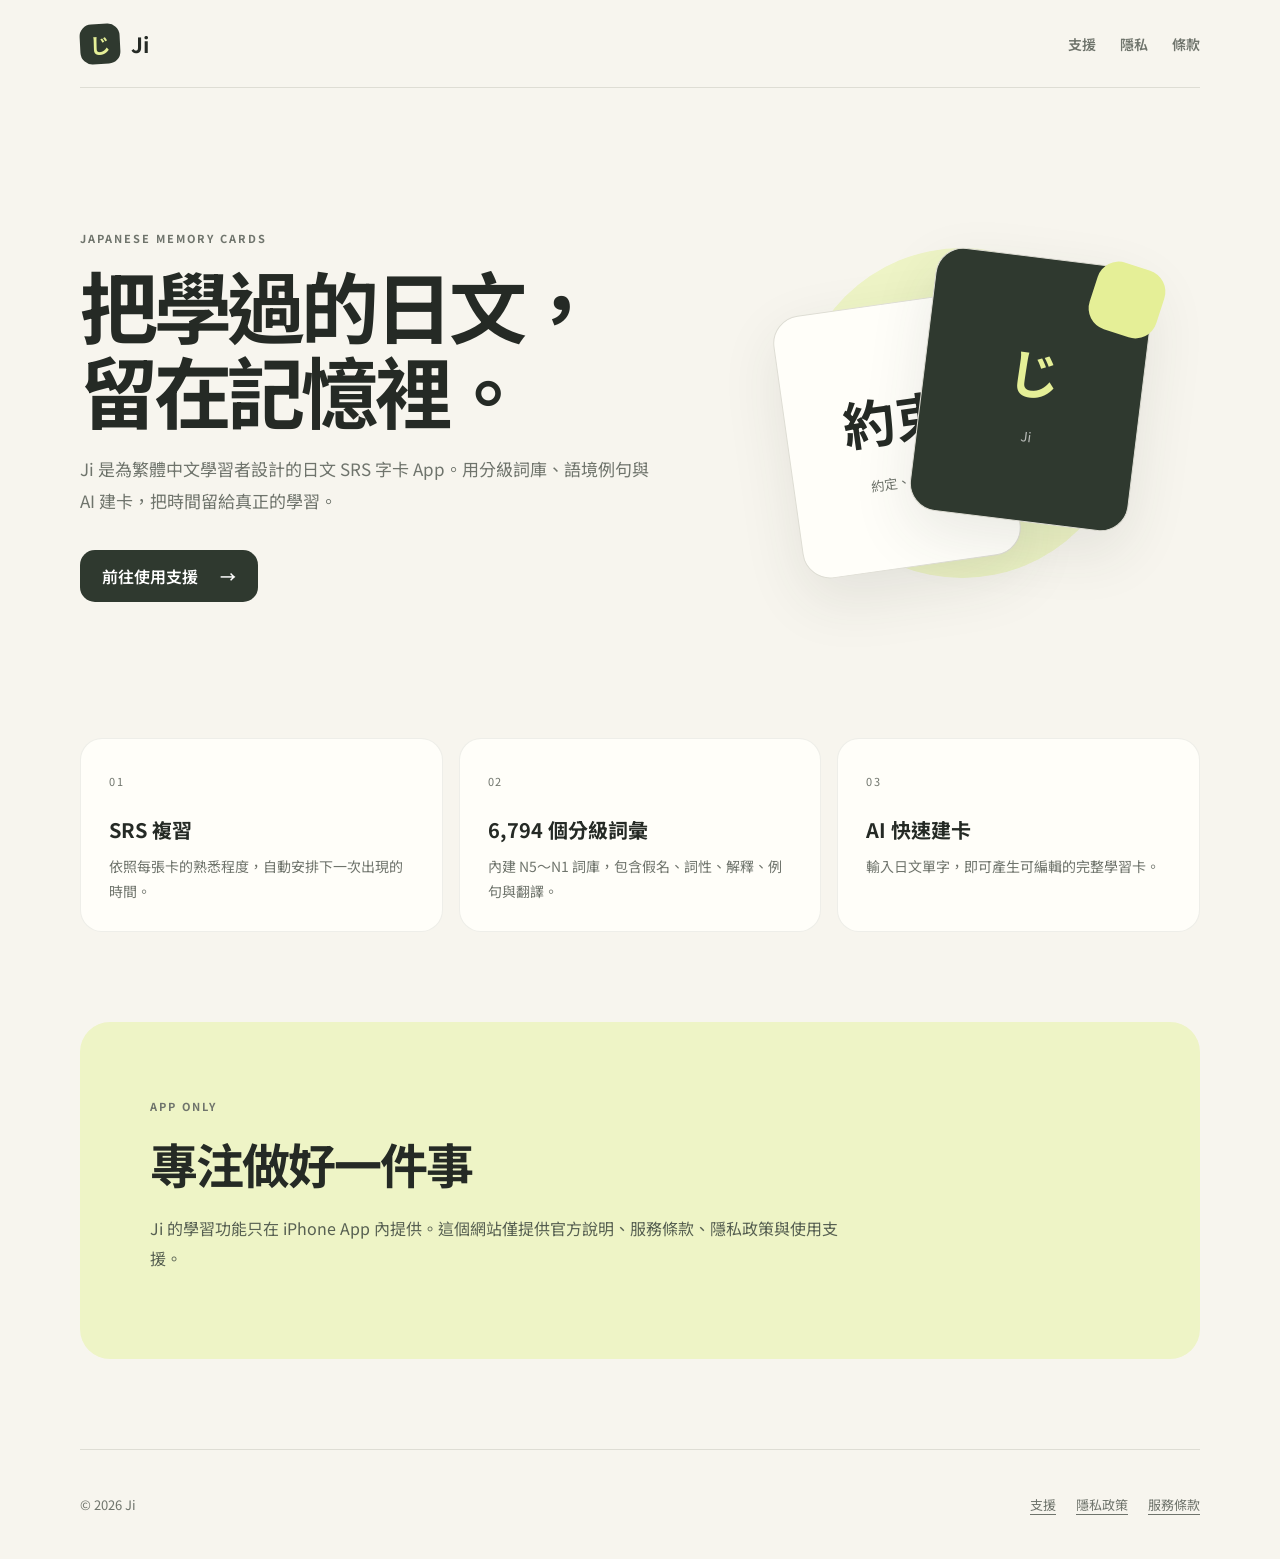
<file: index.html>
<!doctype html>
<html lang="zh-Hant">
  <head>
    <meta charset="UTF-8" />
    <meta name="viewport" content="width=device-width, initial-scale=1.0" />
    <meta name="theme-color" content="#f7f5ee" />
    <meta name="description" content="Ji 日文學習卡官方支援與法律資訊" />
    <title>Ji — 日文學習卡</title>
    <link rel="preconnect" href="https://fonts.googleapis.com" />
    <link rel="preconnect" href="https://fonts.gstatic.com" crossorigin />
    <link href="https://fonts.googleapis.com/css2?family=Noto+Sans+JP:wght@500;700&family=Noto+Sans+TC:wght@400;500;600;700&display=swap" rel="stylesheet" />
    <link rel="stylesheet" crossorigin href="./assets/legal-CgECHrdC.css">
  </head>
  <body>
    <header class="site-header">
      <a class="brand" href="./index.html" aria-label="Ji 首頁"><span class="brand-mark">じ</span><span>Ji</span></a>
      <nav aria-label="網站導覽">
        <a href="./support.html">支援</a>
        <a href="./privacy.html">隱私</a>
        <a href="./terms.html">條款</a>
      </nav>
    </header>

    <main class="landing">
      <section class="hero">
        <div>
          <span class="kicker">JAPANESE MEMORY CARDS</span>
          <h1>把學過的日文，<br />留在記憶裡。</h1>
          <p>Ji 是為繁體中文學習者設計的日文 SRS 字卡 App。用分級詞庫、語境例句與 AI 建卡，把時間留給真正的學習。</p>
          <a class="primary-link" href="./support.html">前往使用支援 <span aria-hidden="true">→</span></a>
        </div>
        <div class="hero-art" aria-hidden="true">
          <div class="card card-back"><span>約束</span><small>約定、承諾</small></div>
          <div class="card card-front"><span>じ</span><small>Ji</small></div>
          <i></i>
        </div>
      </section>

      <section class="feature-grid" aria-label="Ji 的特色">
        <article><span>01</span><h2>SRS 複習</h2><p>依照每張卡的熟悉程度，自動安排下一次出現的時間。</p></article>
        <article><span>02</span><h2>6,794 個分級詞彙</h2><p>內建 N5～N1 詞庫，包含假名、詞性、解釋、例句與翻譯。</p></article>
        <article><span>03</span><h2>AI 快速建卡</h2><p>輸入日文單字，即可產生可編輯的完整學習卡。</p></article>
      </section>

      <section class="quiet-panel">
        <span class="kicker">APP ONLY</span>
        <h2>專注做好一件事</h2>
        <p>Ji 的學習功能只在 iPhone App 內提供。這個網站僅提供官方說明、服務條款、隱私政策與使用支援。</p>
      </section>
    </main>

    <footer class="site-footer">
      <span>© 2026 Ji</span>
      <div><a href="./support.html">支援</a><a href="./privacy.html">隱私政策</a><a href="./terms.html">服務條款</a></div>
    </footer>
  </body>
</html>
</file>
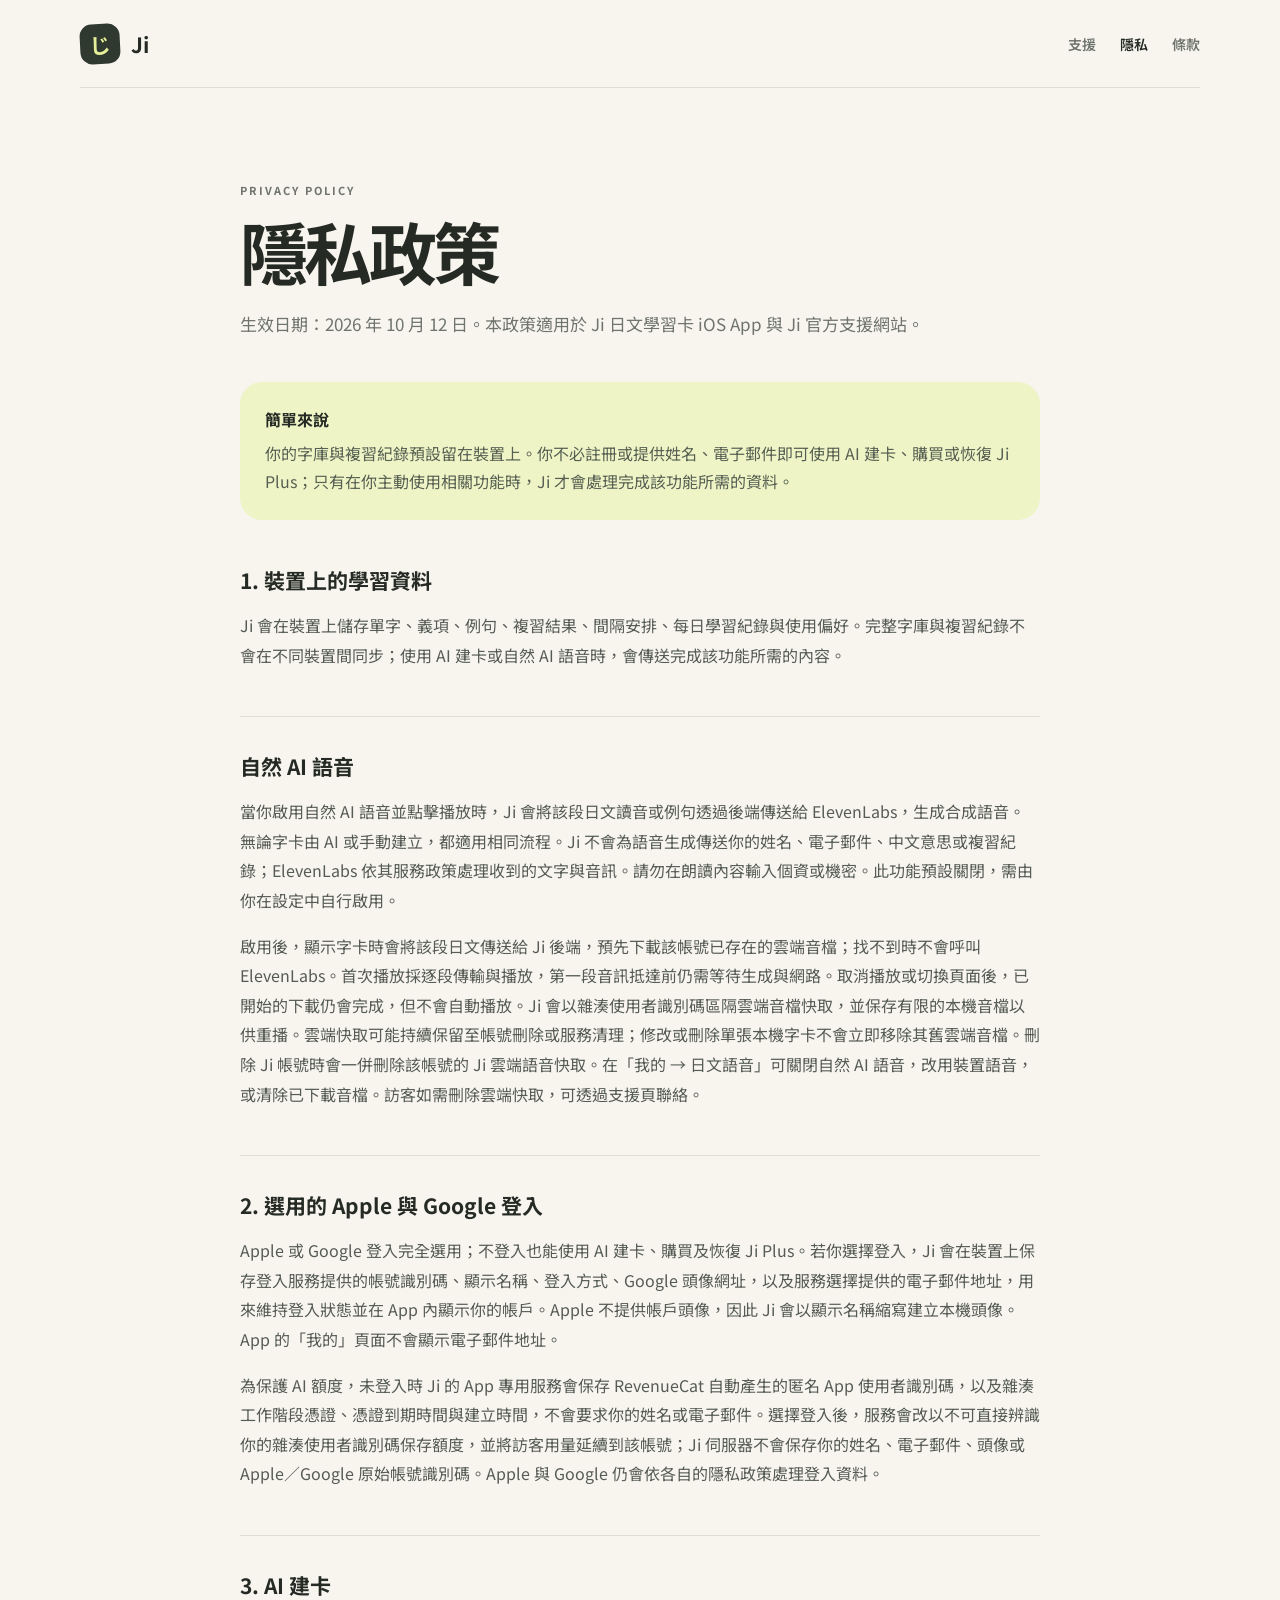
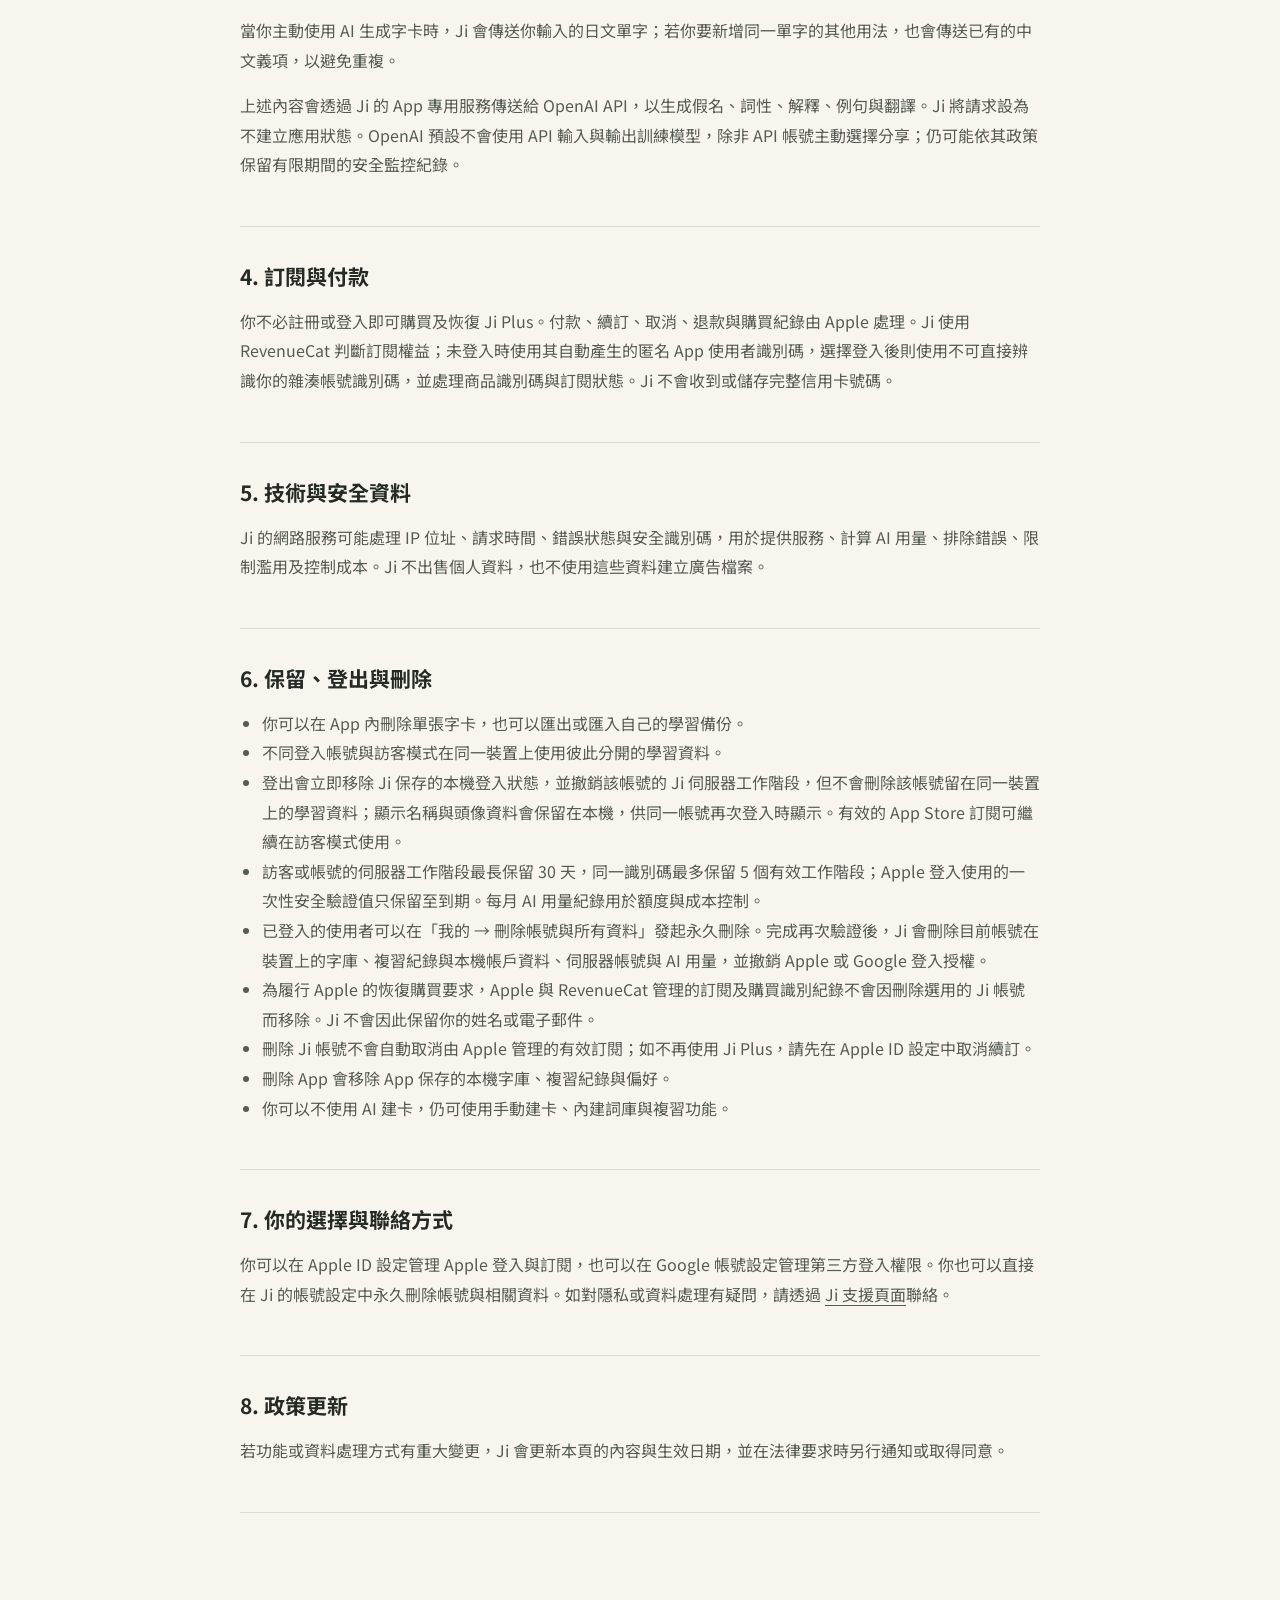
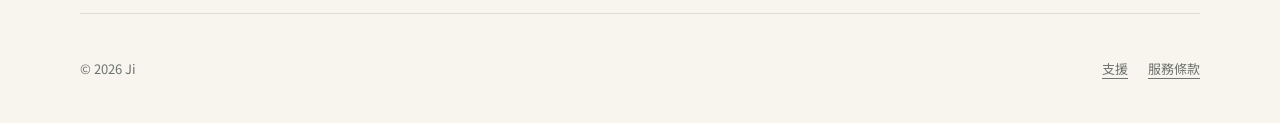
<file: privacy.html>
<!doctype html>
<html lang="zh-Hant">
  <head>
    <meta charset="UTF-8" />
    <meta name="viewport" content="width=device-width, initial-scale=1.0" />
    <meta name="theme-color" content="#f7f5ee" />
    <meta name="description" content="Ji 日文學習卡隱私政策" />
    <title>Ji 隱私政策</title>
    <link rel="preconnect" href="https://fonts.googleapis.com" />
    <link rel="preconnect" href="https://fonts.gstatic.com" crossorigin />
    <link href="https://fonts.googleapis.com/css2?family=Noto+Sans+JP:wght@500;700&family=Noto+Sans+TC:wght@400;500;600;700&display=swap" rel="stylesheet" />
    <link rel="stylesheet" crossorigin href="./assets/legal-CgECHrdC.css">
  </head>
  <body>
    <header class="site-header">
      <a class="brand" href="./index.html"><span class="brand-mark">じ</span><span>Ji</span></a>
      <nav aria-label="網站導覽"><a href="./support.html">支援</a><a aria-current="page" href="./privacy.html">隱私</a><a href="./terms.html">條款</a></nav>
    </header>

    <main class="document-page">
      <span class="kicker">PRIVACY POLICY</span>
      <h1>隱私政策</h1>
      <p class="document-lead">生效日期：2026 年 10 月 12 日。本政策適用於 Ji 日文學習卡 iOS App 與 Ji 官方支援網站。</p>
      <div class="summary"><strong>簡單來說</strong><p>你的字庫與複習紀錄預設留在裝置上。你不必註冊或提供姓名、電子郵件即可使用 AI 建卡、購買或恢復 Ji Plus；只有在你主動使用相關功能時，Ji 才會處理完成該功能所需的資料。</p></div>

      <article class="document-body">
        <section><h2>1. 裝置上的學習資料</h2><p>Ji 會在裝置上儲存單字、義項、例句、複習結果、間隔安排、每日學習紀錄與使用偏好。完整字庫與複習紀錄不會在不同裝置間同步；使用 AI 建卡或自然 AI 語音時，會傳送完成該功能所需的內容。</p></section>
        <section><h2>自然 AI 語音</h2><p>當你啟用自然 AI 語音並點擊播放時，Ji 會將該段日文讀音或例句透過後端傳送給 ElevenLabs，生成合成語音。無論字卡由 AI 或手動建立，都適用相同流程。Ji 不會為語音生成傳送你的姓名、電子郵件、中文意思或複習紀錄；ElevenLabs 依其服務政策處理收到的文字與音訊。請勿在朗讀內容輸入個資或機密。此功能預設關閉，需由你在設定中自行啟用。</p><p>啟用後，顯示字卡時會將該段日文傳送給 Ji 後端，預先下載該帳號已存在的雲端音檔；找不到時不會呼叫 ElevenLabs。首次播放採逐段傳輸與播放，第一段音訊抵達前仍需等待生成與網路。取消播放或切換頁面後，已開始的下載仍會完成，但不會自動播放。Ji 會以雜湊使用者識別碼區隔雲端音檔快取，並保存有限的本機音檔以供重播。雲端快取可能持續保留至帳號刪除或服務清理；修改或刪除單張本機字卡不會立即移除其舊雲端音檔。刪除 Ji 帳號時會一併刪除該帳號的 Ji 雲端語音快取。在「我的 → 日文語音」可關閉自然 AI 語音，改用裝置語音，或清除已下載音檔。訪客如需刪除雲端快取，可透過支援頁聯絡。</p></section>
        <section><h2>2. 選用的 Apple 與 Google 登入</h2><p>Apple 或 Google 登入完全選用；不登入也能使用 AI 建卡、購買及恢復 Ji Plus。若你選擇登入，Ji 會在裝置上保存登入服務提供的帳號識別碼、顯示名稱、登入方式、Google 頭像網址，以及服務選擇提供的電子郵件地址，用來維持登入狀態並在 App 內顯示你的帳戶。Apple 不提供帳戶頭像，因此 Ji 會以顯示名稱縮寫建立本機頭像。App 的「我的」頁面不會顯示電子郵件地址。</p><p>為保護 AI 額度，未登入時 Ji 的 App 專用服務會保存 RevenueCat 自動產生的匿名 App 使用者識別碼，以及雜湊工作階段憑證、憑證到期時間與建立時間，不會要求你的姓名或電子郵件。選擇登入後，服務會改以不可直接辨識你的雜湊使用者識別碼保存額度，並將訪客用量延續到該帳號；Ji 伺服器不會保存你的姓名、電子郵件、頭像或 Apple／Google 原始帳號識別碼。Apple 與 Google 仍會依各自的隱私政策處理登入資料。</p></section>
        <section><h2>3. AI 建卡</h2><p>當你主動使用 AI 生成字卡時，Ji 會傳送你輸入的日文單字；若你要新增同一單字的其他用法，也會傳送已有的中文義項，以避免重複。</p><p>上述內容會透過 Ji 的 App 專用服務傳送給 OpenAI API，以生成假名、詞性、解釋、例句與翻譯。Ji 將請求設為不建立應用狀態。OpenAI 預設不會使用 API 輸入與輸出訓練模型，除非 API 帳號主動選擇分享；仍可能依其政策保留有限期間的安全監控紀錄。</p></section>
        <section><h2>4. 訂閱與付款</h2><p>你不必註冊或登入即可購買及恢復 Ji Plus。付款、續訂、取消、退款與購買紀錄由 Apple 處理。Ji 使用 RevenueCat 判斷訂閱權益；未登入時使用其自動產生的匿名 App 使用者識別碼，選擇登入後則使用不可直接辨識你的雜湊帳號識別碼，並處理商品識別碼與訂閱狀態。Ji 不會收到或儲存完整信用卡號碼。</p></section>
        <section><h2>5. 技術與安全資料</h2><p>Ji 的網路服務可能處理 IP 位址、請求時間、錯誤狀態與安全識別碼，用於提供服務、計算 AI 用量、排除錯誤、限制濫用及控制成本。Ji 不出售個人資料，也不使用這些資料建立廣告檔案。</p></section>
        <section><h2>6. 保留、登出與刪除</h2><ul><li>你可以在 App 內刪除單張字卡，也可以匯出或匯入自己的學習備份。</li><li>不同登入帳號與訪客模式在同一裝置上使用彼此分開的學習資料。</li><li>登出會立即移除 Ji 保存的本機登入狀態，並撤銷該帳號的 Ji 伺服器工作階段，但不會刪除該帳號留在同一裝置上的學習資料；顯示名稱與頭像資料會保留在本機，供同一帳號再次登入時顯示。有效的 App Store 訂閱可繼續在訪客模式使用。</li><li>訪客或帳號的伺服器工作階段最長保留 30 天，同一識別碼最多保留 5 個有效工作階段；Apple 登入使用的一次性安全驗證值只保留至到期。每月 AI 用量紀錄用於額度與成本控制。</li><li>已登入的使用者可以在「我的 → 刪除帳號與所有資料」發起永久刪除。完成再次驗證後，Ji 會刪除目前帳號在裝置上的字庫、複習紀錄與本機帳戶資料、伺服器帳號與 AI 用量，並撤銷 Apple 或 Google 登入授權。</li><li>為履行 Apple 的恢復購買要求，Apple 與 RevenueCat 管理的訂閱及購買識別紀錄不會因刪除選用的 Ji 帳號而移除。Ji 不會因此保留你的姓名或電子郵件。</li><li>刪除 Ji 帳號不會自動取消由 Apple 管理的有效訂閱；如不再使用 Ji Plus，請先在 Apple ID 設定中取消續訂。</li><li>刪除 App 會移除 App 保存的本機字庫、複習紀錄與偏好。</li><li>你可以不使用 AI 建卡，仍可使用手動建卡、內建詞庫與複習功能。</li></ul></section>
        <section><h2>7. 你的選擇與聯絡方式</h2><p>你可以在 Apple ID 設定管理 Apple 登入與訂閱，也可以在 Google 帳號設定管理第三方登入權限。你也可以直接在 Ji 的帳號設定中永久刪除帳號與相關資料。如對隱私或資料處理有疑問，請透過 <a href="./support.html">Ji 支援頁面</a>聯絡。</p></section>
        <section><h2>8. 政策更新</h2><p>若功能或資料處理方式有重大變更，Ji 會更新本頁的內容與生效日期，並在法律要求時另行通知或取得同意。</p></section>
      </article>
    </main>

    <footer class="site-footer"><span>© 2026 Ji</span><div><a href="./support.html">支援</a><a href="./terms.html">服務條款</a></div></footer>
  </body>
</html>
</file>
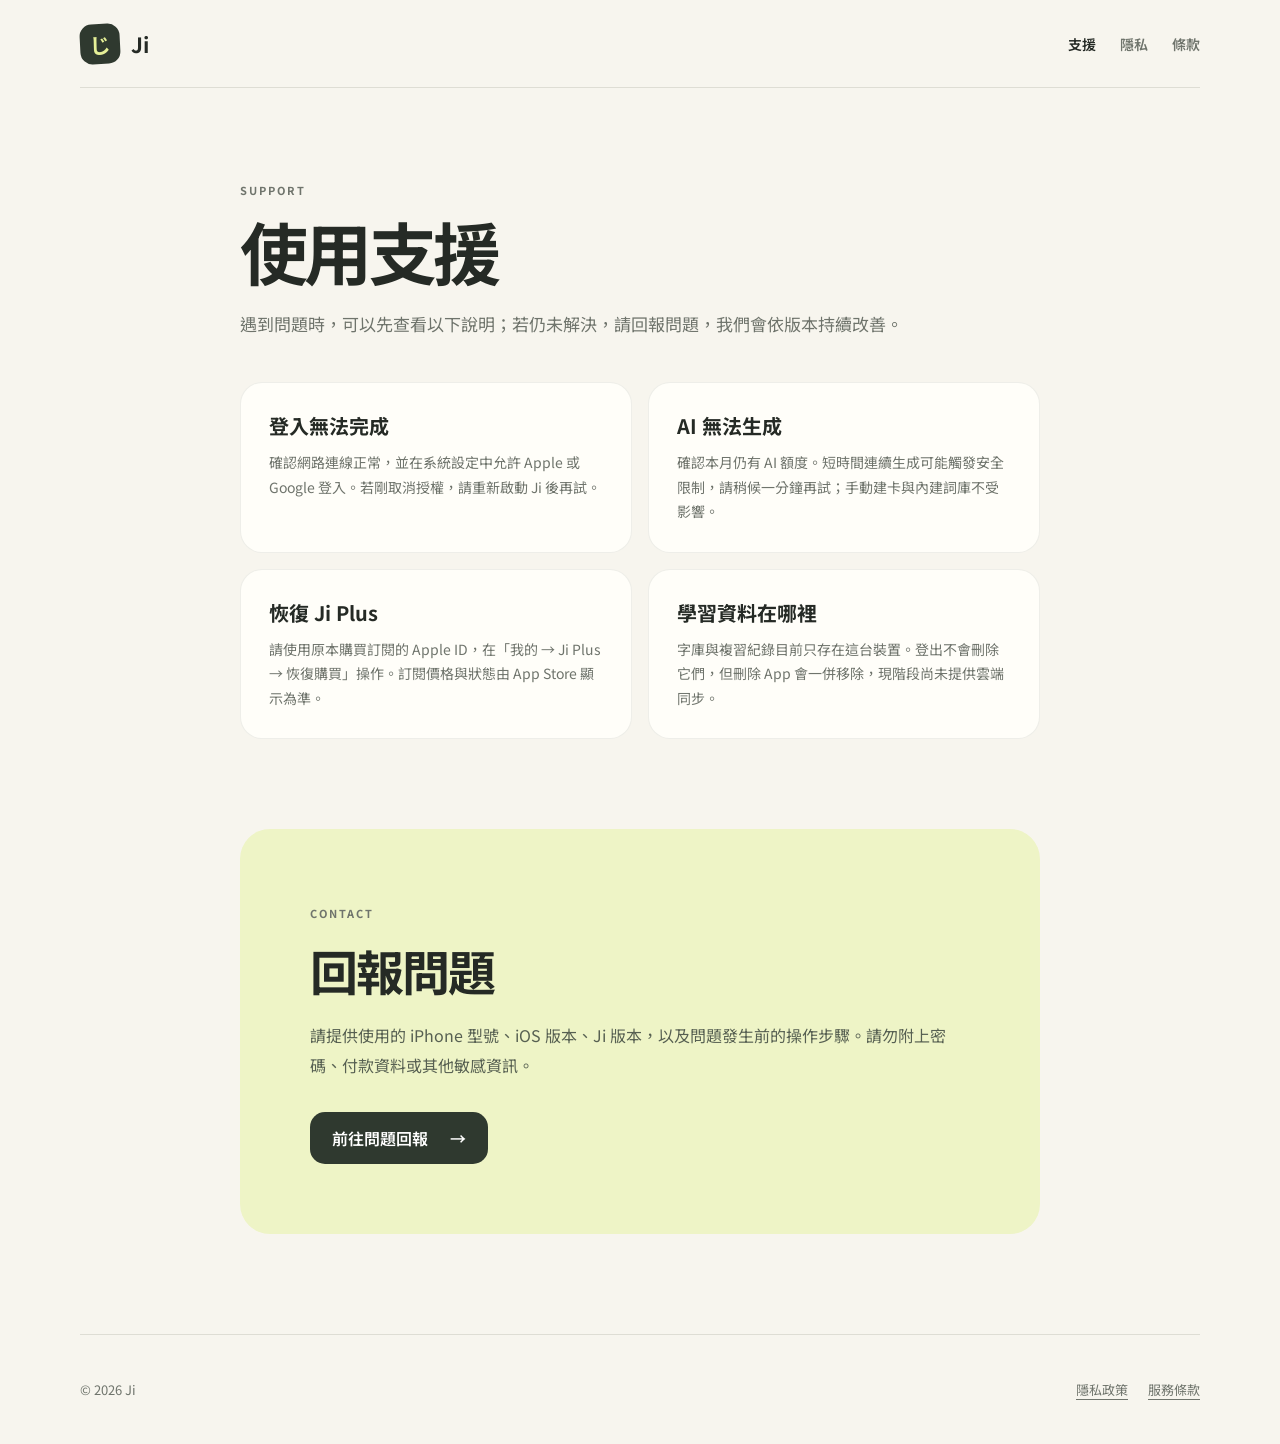
<file: support.html>
<!doctype html>
<html lang="zh-Hant">
  <head>
    <meta charset="UTF-8" />
    <meta name="viewport" content="width=device-width, initial-scale=1.0" />
    <meta name="theme-color" content="#f7f5ee" />
    <meta name="description" content="Ji 日文學習卡使用支援" />
    <title>Ji 使用支援</title>
    <link rel="preconnect" href="https://fonts.googleapis.com" />
    <link rel="preconnect" href="https://fonts.gstatic.com" crossorigin />
    <link href="https://fonts.googleapis.com/css2?family=Noto+Sans+JP:wght@500;700&family=Noto+Sans+TC:wght@400;500;600;700&display=swap" rel="stylesheet" />
    <link rel="stylesheet" crossorigin href="./assets/legal-CgECHrdC.css">
  </head>
  <body>
    <header class="site-header"><a class="brand" href="./index.html"><span class="brand-mark">じ</span><span>Ji</span></a><nav aria-label="網站導覽"><a aria-current="page" href="./support.html">支援</a><a href="./privacy.html">隱私</a><a href="./terms.html">條款</a></nav></header>
    <main class="document-page support-page">
      <span class="kicker">SUPPORT</span><h1>使用支援</h1>
      <p class="document-lead">遇到問題時，可以先查看以下說明；若仍未解決，請回報問題，我們會依版本持續改善。</p>
      <div class="support-grid">
        <article><h2>登入無法完成</h2><p>確認網路連線正常，並在系統設定中允許 Apple 或 Google 登入。若剛取消授權，請重新啟動 Ji 後再試。</p></article>
        <article><h2>AI 無法生成</h2><p>確認本月仍有 AI 額度。短時間連續生成可能觸發安全限制，請稍候一分鐘再試；手動建卡與內建詞庫不受影響。</p></article>
        <article><h2>恢復 Ji Plus</h2><p>請使用原本購買訂閱的 Apple ID，在「我的 → Ji Plus → 恢復購買」操作。訂閱價格與狀態由 App Store 顯示為準。</p></article>
        <article><h2>學習資料在哪裡</h2><p>字庫與複習紀錄目前只存在這台裝置。登出不會刪除它們，但刪除 App 會一併移除，現階段尚未提供雲端同步。</p></article>
      </div>
      <section class="contact-panel"><span class="kicker">CONTACT</span><h2>回報問題</h2><p>請提供使用的 iPhone 型號、iOS 版本、Ji 版本，以及問題發生前的操作步驟。請勿附上密碼、付款資料或其他敏感資訊。</p><a class="primary-link" href="https://github.com/qmo0318/ji-support/issues/new">前往問題回報 <span aria-hidden="true">→</span></a></section>
    </main>
    <footer class="site-footer"><span>© 2026 Ji</span><div><a href="./privacy.html">隱私政策</a><a href="./terms.html">服務條款</a></div></footer>
  </body>
</html>
</file>
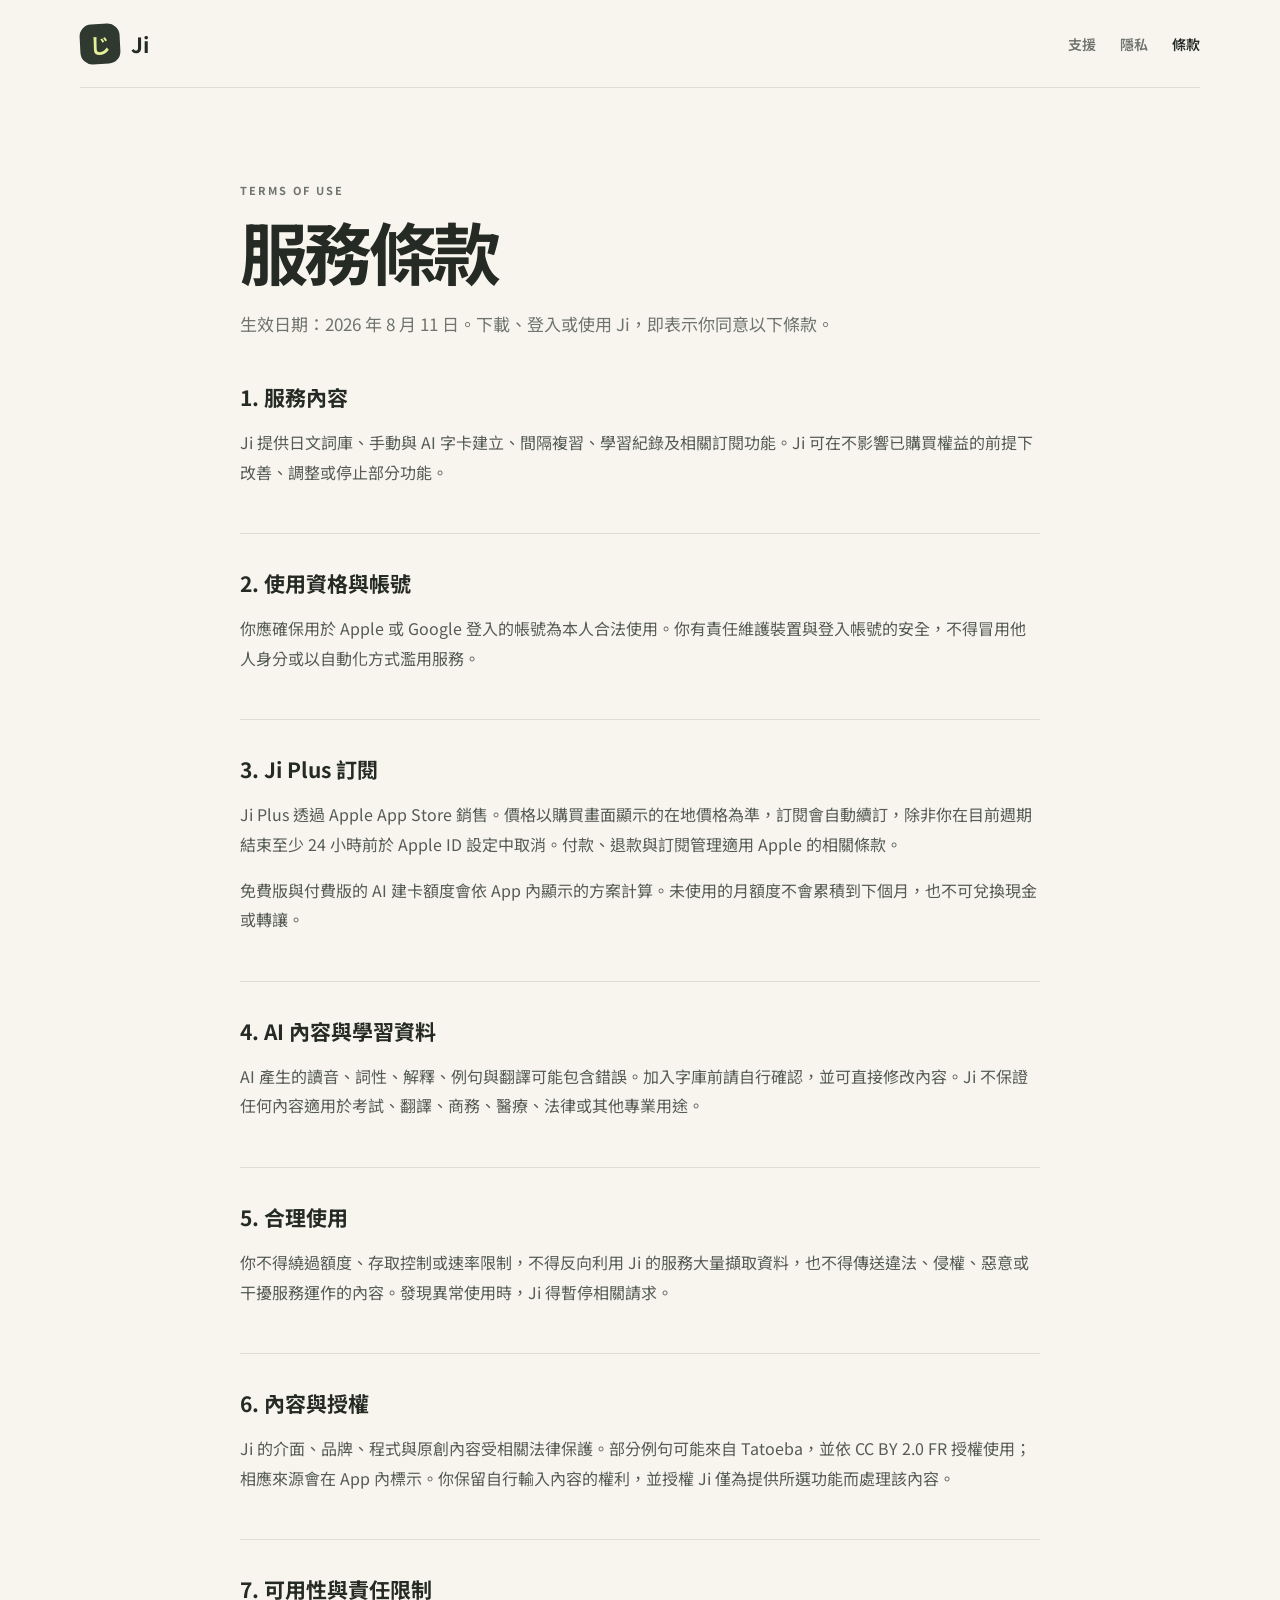
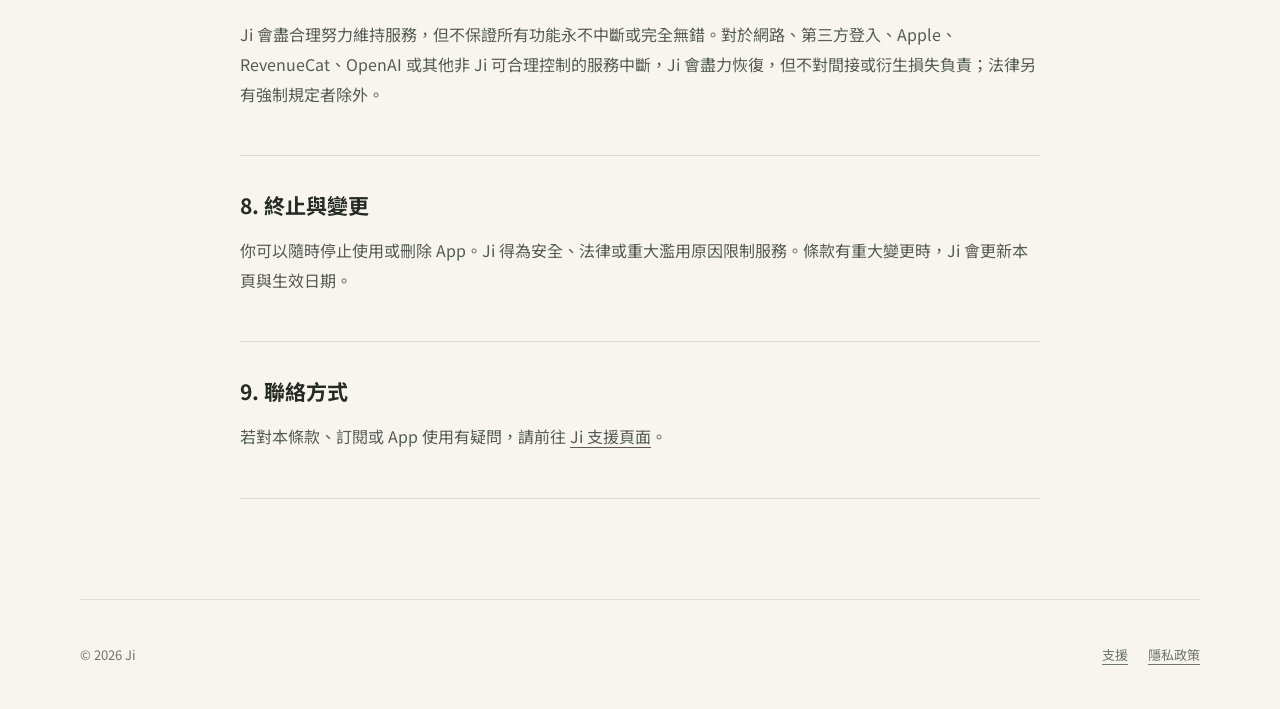
<file: terms.html>
<!doctype html>
<html lang="zh-Hant">
  <head>
    <meta charset="UTF-8" />
    <meta name="viewport" content="width=device-width, initial-scale=1.0" />
    <meta name="theme-color" content="#f7f5ee" />
    <meta name="description" content="Ji 日文學習卡服務條款" />
    <title>Ji 服務條款</title>
    <link rel="preconnect" href="https://fonts.googleapis.com" />
    <link rel="preconnect" href="https://fonts.gstatic.com" crossorigin />
    <link href="https://fonts.googleapis.com/css2?family=Noto+Sans+JP:wght@500;700&family=Noto+Sans+TC:wght@400;500;600;700&display=swap" rel="stylesheet" />
    <link rel="stylesheet" crossorigin href="./assets/legal-CgECHrdC.css">
  </head>
  <body>
    <header class="site-header"><a class="brand" href="./index.html"><span class="brand-mark">じ</span><span>Ji</span></a><nav aria-label="網站導覽"><a href="./support.html">支援</a><a href="./privacy.html">隱私</a><a aria-current="page" href="./terms.html">條款</a></nav></header>
    <main class="document-page">
      <span class="kicker">TERMS OF USE</span><h1>服務條款</h1>
      <p class="document-lead">生效日期：2026 年 8 月 11 日。下載、登入或使用 Ji，即表示你同意以下條款。</p>
      <article class="document-body">
        <section><h2>1. 服務內容</h2><p>Ji 提供日文詞庫、手動與 AI 字卡建立、間隔複習、學習紀錄及相關訂閱功能。Ji 可在不影響已購買權益的前提下改善、調整或停止部分功能。</p></section>
        <section><h2>2. 使用資格與帳號</h2><p>你應確保用於 Apple 或 Google 登入的帳號為本人合法使用。你有責任維護裝置與登入帳號的安全，不得冒用他人身分或以自動化方式濫用服務。</p></section>
        <section><h2>3. Ji Plus 訂閱</h2><p>Ji Plus 透過 Apple App Store 銷售。價格以購買畫面顯示的在地價格為準，訂閱會自動續訂，除非你在目前週期結束至少 24 小時前於 Apple ID 設定中取消。付款、退款與訂閱管理適用 Apple 的相關條款。</p><p>免費版與付費版的 AI 建卡額度會依 App 內顯示的方案計算。未使用的月額度不會累積到下個月，也不可兌換現金或轉讓。</p></section>
        <section><h2>4. AI 內容與學習資料</h2><p>AI 產生的讀音、詞性、解釋、例句與翻譯可能包含錯誤。加入字庫前請自行確認，並可直接修改內容。Ji 不保證任何內容適用於考試、翻譯、商務、醫療、法律或其他專業用途。</p></section>
        <section><h2>5. 合理使用</h2><p>你不得繞過額度、存取控制或速率限制，不得反向利用 Ji 的服務大量擷取資料，也不得傳送違法、侵權、惡意或干擾服務運作的內容。發現異常使用時，Ji 得暫停相關請求。</p></section>
        <section><h2>6. 內容與授權</h2><p>Ji 的介面、品牌、程式與原創內容受相關法律保護。部分例句可能來自 Tatoeba，並依 CC BY 2.0 FR 授權使用；相應來源會在 App 內標示。你保留自行輸入內容的權利，並授權 Ji 僅為提供所選功能而處理該內容。</p></section>
        <section><h2>7. 可用性與責任限制</h2><p>Ji 會盡合理努力維持服務，但不保證所有功能永不中斷或完全無錯。對於網路、第三方登入、Apple、RevenueCat、OpenAI 或其他非 Ji 可合理控制的服務中斷，Ji 會盡力恢復，但不對間接或衍生損失負責；法律另有強制規定者除外。</p></section>
        <section><h2>8. 終止與變更</h2><p>你可以隨時停止使用或刪除 App。Ji 得為安全、法律或重大濫用原因限制服務。條款有重大變更時，Ji 會更新本頁與生效日期。</p></section>
        <section><h2>9. 聯絡方式</h2><p>若對本條款、訂閱或 App 使用有疑問，請前往 <a href="./support.html">Ji 支援頁面</a>。</p></section>
      </article>
    </main>
    <footer class="site-footer"><span>© 2026 Ji</span><div><a href="./support.html">支援</a><a href="./privacy.html">隱私政策</a></div></footer>
  </body>
</html>
</file>
<file: assets/legal-CgECHrdC.css>
:root{color:#252a25;background:#f7f5ee;font-family:Noto Sans TC,Noto Sans JP,system-ui,-apple-system,sans-serif;font-synthesis:none;--paper: #f7f5ee;--surface: #fffef9;--ink: #252a25;--muted: #6f746c;--line: #deddd4;--lime: #e5ef97;--lime-soft: #eef4c6;--olive: #2f392f}*{box-sizing:border-box}html{scroll-behavior:smooth}body{min-width:320px;min-height:100vh;margin:0;background:var(--paper)}a{color:inherit;text-underline-offset:4px}.site-header,.site-footer{width:min(1120px,calc(100% - 40px));margin:0 auto;display:flex;align-items:center;justify-content:space-between}.site-header{min-height:88px;border-bottom:1px solid var(--line)}.brand{display:inline-flex;align-items:center;gap:11px;text-decoration:none;font-size:21px;font-weight:700}.brand-mark{width:40px;height:40px;display:grid;place-items:center;border-radius:12px;background:var(--olive);color:var(--lime);font-family:Noto Sans JP;transform:rotate(-3deg)}nav{display:flex;gap:24px}nav a{color:var(--muted);text-decoration:none;font-size:14px;font-weight:600}nav a:hover,nav a[aria-current=page]{color:var(--ink)}.landing,.document-page{width:min(1120px,calc(100% - 40px));margin:0 auto}.hero{min-height:650px;display:grid;grid-template-columns:1.1fr .9fr;align-items:center;gap:60px}.kicker{color:var(--muted);font-size:11px;letter-spacing:.18em;font-weight:700}.hero h1,.document-page>h1{margin:14px 0 22px;font-size:clamp(46px,7vw,78px);line-height:1.08;letter-spacing:-.055em}.hero p{max-width:590px;margin:0 0 32px;color:var(--muted);font-size:17px;line-height:1.9}.primary-link{min-height:52px;padding:0 22px;display:inline-flex;align-items:center;gap:22px;border-radius:15px;background:var(--olive);color:#fff;text-decoration:none;font-weight:600}.hero-art{height:390px;position:relative;display:grid;place-items:center}.hero-art:before{content:"";position:absolute;width:330px;height:330px;border-radius:50%;background:var(--lime-soft)}.hero-art i{position:absolute;width:70px;height:70px;right:8%;top:12%;border-radius:22px;background:var(--lime);transform:rotate(18deg)}.card{width:220px;height:265px;position:absolute;display:flex;flex-direction:column;align-items:center;justify-content:center;gap:18px;border-radius:28px;border:1px solid var(--line);box-shadow:0 22px 60px #2f392f1a}.card span{font-family:Noto Sans JP;font-size:52px;font-weight:700}.card small{color:var(--muted)}.card-back{background:var(--surface);transform:translate(-65px,22px) rotate(-8deg)}.card-front{background:var(--olive);color:var(--lime);transform:translate(70px,-24px) rotate(7deg)}.card-front small{color:#ffffffa6}.feature-grid{display:grid;grid-template-columns:repeat(3,1fr);gap:16px}.feature-grid article,.support-grid article{padding:28px;border-radius:22px;background:var(--surface);border:1px solid rgba(47,57,47,.08)}.feature-grid article>span{color:var(--muted);font-size:11px;letter-spacing:.14em}.feature-grid h2,.support-grid h2{margin:24px 0 10px;font-size:20px}.feature-grid p,.support-grid p{margin:0;color:var(--muted);line-height:1.75;font-size:14px}.quiet-panel,.contact-panel{margin:90px 0;padding:clamp(32px,7vw,70px);border-radius:30px;background:var(--lime-soft)}.quiet-panel h2,.contact-panel h2{margin:12px 0;font-size:clamp(30px,5vw,48px);letter-spacing:-.04em}.quiet-panel p,.contact-panel p{max-width:700px;color:#576052;line-height:1.85}.document-page{max-width:800px;padding:88px 0 100px}.document-page>h1{font-size:clamp(48px,8vw,68px)}.document-lead{margin:0 0 42px;color:var(--muted);font-size:17px;line-height:1.8}.summary{padding:25px;margin-bottom:45px;border-radius:22px;background:var(--lime-soft)}.summary strong{display:block;margin-bottom:8px}.summary p{margin:0;color:#576052;line-height:1.75}.document-body{display:grid;gap:34px}.document-body section{padding-bottom:30px;border-bottom:1px solid var(--line)}.document-body h2{margin:0 0 12px;font-size:21px}.document-body p,.document-body li{color:#565c55;line-height:1.85}.document-body ul{padding-left:22px}.support-grid{display:grid;grid-template-columns:1fr 1fr;gap:16px}.support-grid h2{margin-top:0}.contact-panel{margin-bottom:0}.contact-panel .primary-link{margin-top:16px}.site-footer{min-height:110px;border-top:1px solid var(--line);color:var(--muted);font-size:13px}.site-footer div{display:flex;gap:20px}@media(max-width:760px){.site-header{min-height:76px}nav{gap:14px}nav a{font-size:12px}.hero{min-height:auto;padding:70px 0;grid-template-columns:1fr;gap:20px}.hero-art{height:330px;order:-1;transform:scale(.82)}.feature-grid,.support-grid{grid-template-columns:1fr}.quiet-panel{margin:60px 0}.document-page{padding-top:65px}.site-footer{align-items:flex-start;padding:28px 0;gap:20px;flex-direction:column}}
</file>
